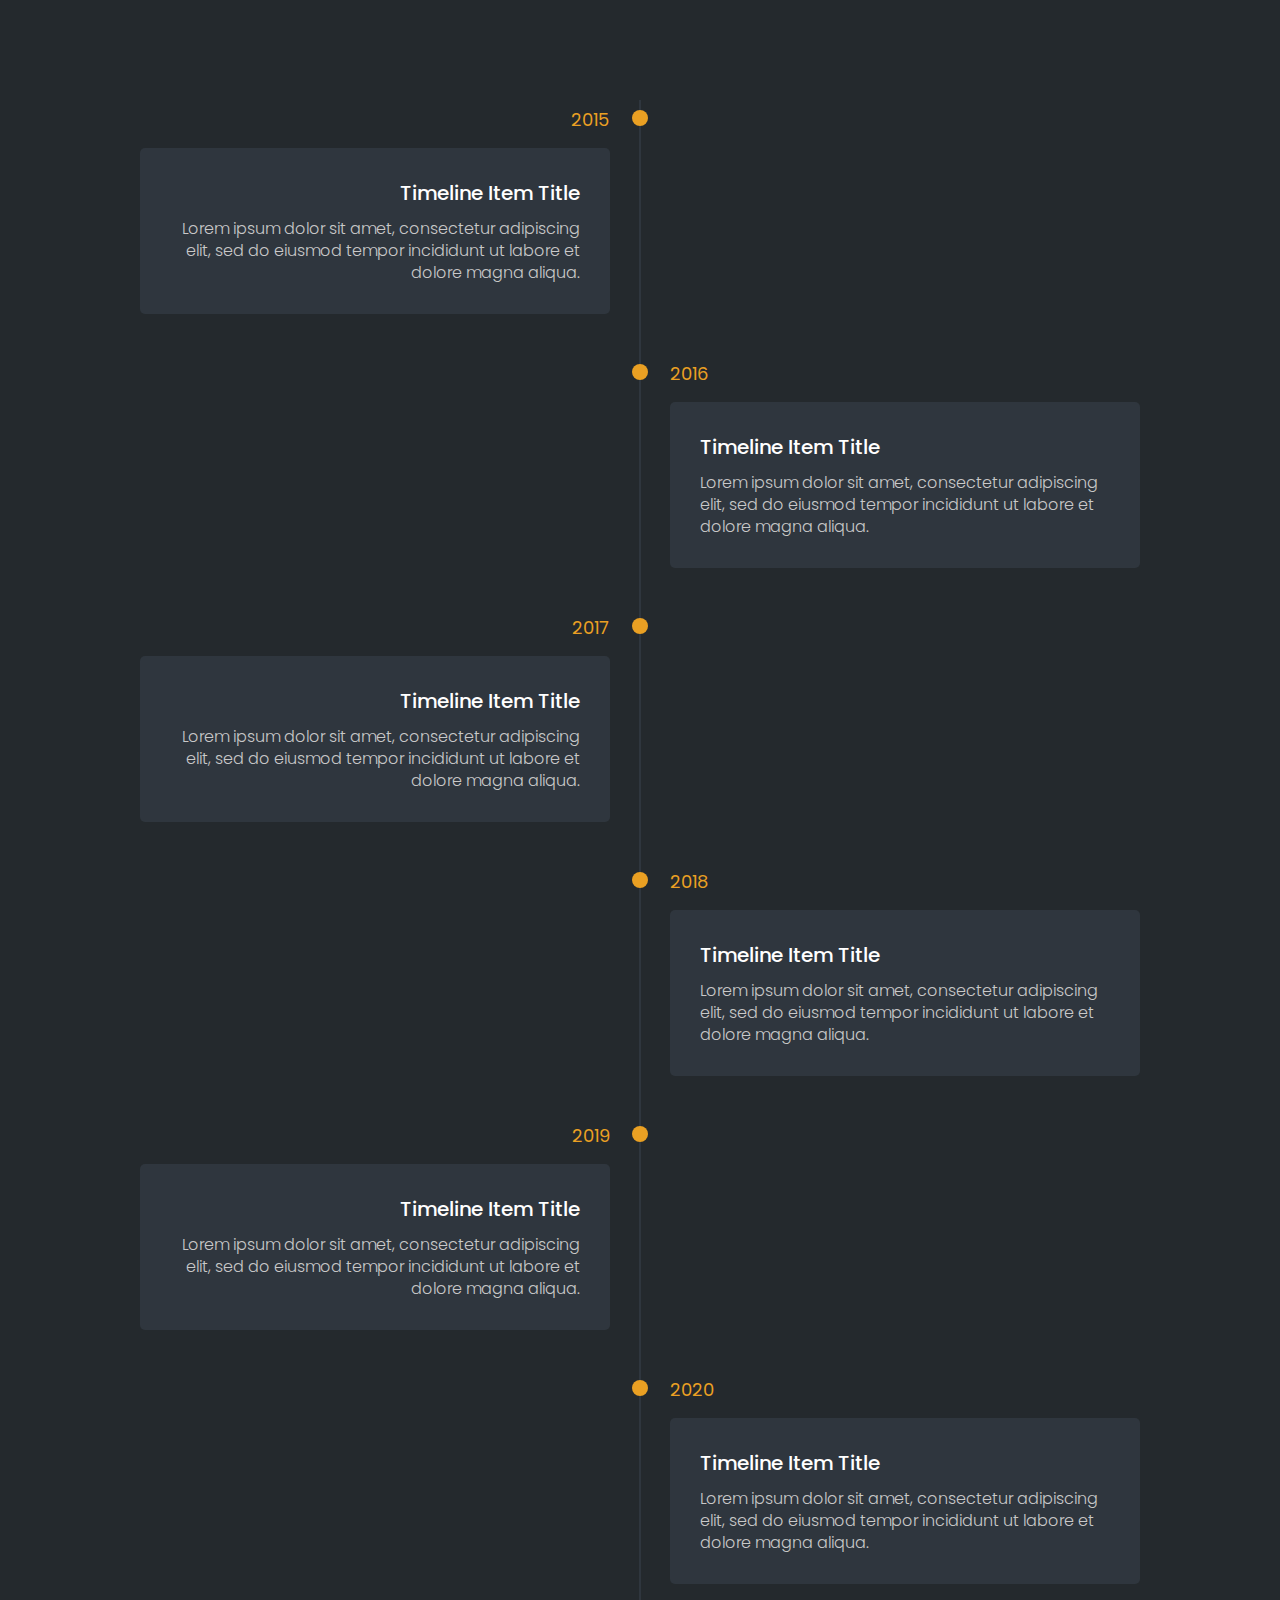
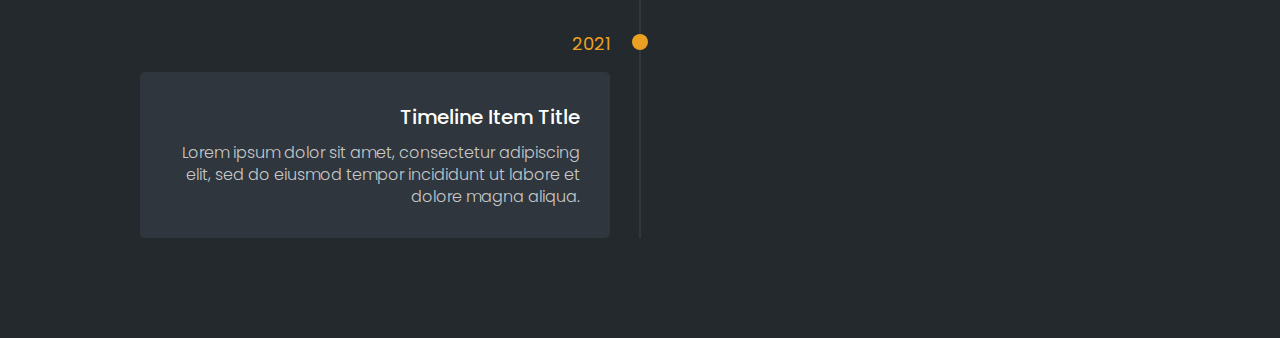
<file: Double timeline/index.html>
<!DOCTYPE html>
<html lang="en">
<head>
  <title> Vertical Timeline </title>
  <meta charset="utf-8">
  <meta name="viewport" content="width=device-width, initial-scale=1">
  <link rel="stylesheet" type="text/css" href="css/style.css">
</head>
<body>

<section class="timeline-section">
	<div class="timeline-items">
		<div class="timeline-item">
			<div class="timeline-dot"></div>
			<div class="timeline-date">2015</div>
			<div class="timeline-content">
				<h3>timeline item title</h3>
				<p>Lorem ipsum dolor sit amet, consectetur adipiscing elit, sed do eiusmod tempor incididunt ut labore et dolore magna aliqua. </p>
			</div>
		</div>
		<div class="timeline-item">
			<div class="timeline-dot"></div>
			<div class="timeline-date">2016</div>
			<div class="timeline-content">
				<h3>timeline item title</h3>
				<p>Lorem ipsum dolor sit amet, consectetur adipiscing elit, sed do eiusmod tempor incididunt ut labore et dolore magna aliqua. </p>
			</div>
		</div>
		<div class="timeline-item">
			<div class="timeline-dot"></div>
			<div class="timeline-date">2017</div>
			<div class="timeline-content">
				<h3>timeline item title</h3>
				<p>Lorem ipsum dolor sit amet, consectetur adipiscing elit, sed do eiusmod tempor incididunt ut labore et dolore magna aliqua. </p>
			</div>
		</div>
		<div class="timeline-item">
			<div class="timeline-dot"></div>
			<div class="timeline-date">2018</div>
			<div class="timeline-content">
				<h3>timeline item title</h3>
				<p>Lorem ipsum dolor sit amet, consectetur adipiscing elit, sed do eiusmod tempor incididunt ut labore et dolore magna aliqua. </p>
			</div>
		</div>
		<div class="timeline-item">
			<div class="timeline-dot"></div>
			<div class="timeline-date">2019</div>
			<div class="timeline-content">
				<h3>timeline item title</h3>
				<p>Lorem ipsum dolor sit amet, consectetur adipiscing elit, sed do eiusmod tempor incididunt ut labore et dolore magna aliqua. </p>
			</div>
		</div>
		<div class="timeline-item">
			<div class="timeline-dot"></div>
			<div class="timeline-date">2020</div>
			<div class="timeline-content">
				<h3>timeline item title</h3>
				<p>Lorem ipsum dolor sit amet, consectetur adipiscing elit, sed do eiusmod tempor incididunt ut labore et dolore magna aliqua. </p>
			</div>
		</div>
		<div class="timeline-item">
			<div class="timeline-dot"></div>
			<div class="timeline-date">2021</div>
			<div class="timeline-content">
				<h3>timeline item title</h3>
				<p>Lorem ipsum dolor sit amet, consectetur adipiscing elit, sed do eiusmod tempor incididunt ut labore et dolore magna aliqua. </p>
			</div>
		</div>
	</div>
</section>

</body>
</html>
</file>
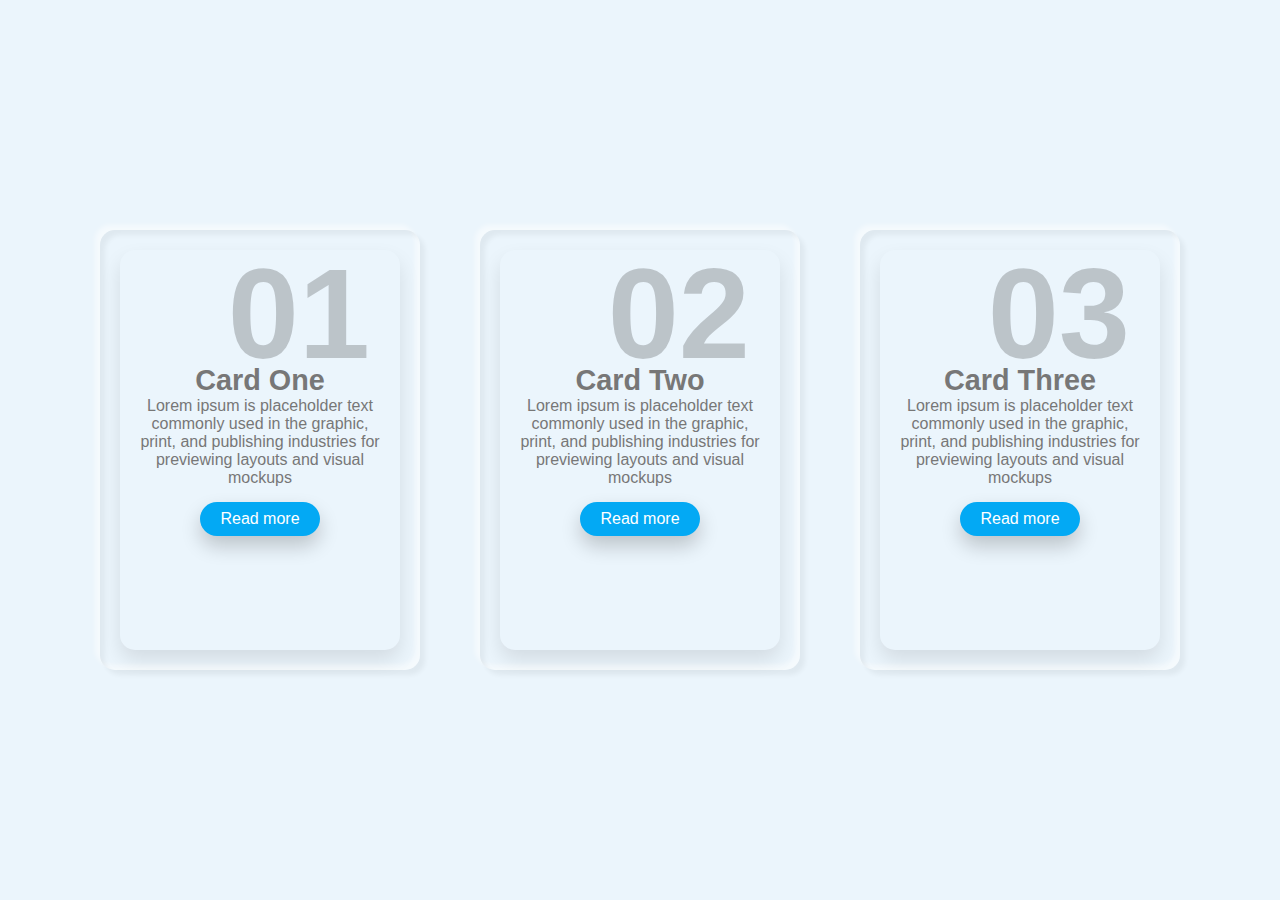
<file: Neumorphis card 1/index.html>
<!DOCTYPE html>
<html lang="en">
<head>
    <meta charset="UTF-8">
    <meta name="viewport" content="width=device-width, initial-scale=1.0">
    <title>Document</title>
    <link rel="stylesheet" href="style.css">
</head>
<body>
    <div class="container">
        <div class="card">
            <div class="box">
                <div class="content">
                    <h2>01</h2>
                    <h3>Card One</h3>
                    <p>Lorem ipsum is placeholder text commonly used in the graphic, 
                        print, and publishing industries for previewing layouts and visual mockups</p>
                        <a href="#">Read more</a>
                </div>
            </div>
        </div>
        <div class="card">
            <div class="box">
                <div class="content">
                    <h2>02</h2>
                    <h3>Card Two</h3>
                    <p>Lorem ipsum is placeholder text commonly used in the graphic, 
                        print, and publishing industries for previewing layouts and visual mockups</p>
                        <a href="#">Read more</a>
                </div>
            </div>
        </div>
        <div class="card">
            <div class="box">
                <div class="content">
                    <h2>03</h2>
                    <h3>Card Three</h3>
                    <p>Lorem ipsum is placeholder text commonly used in the graphic,
                         print, and publishing industries for previewing layouts and visual mockups</p>
                         <a href="#">Read more</a>
                </div>
            </div>
        </div>

    </div>
</body>
</html>
</file>
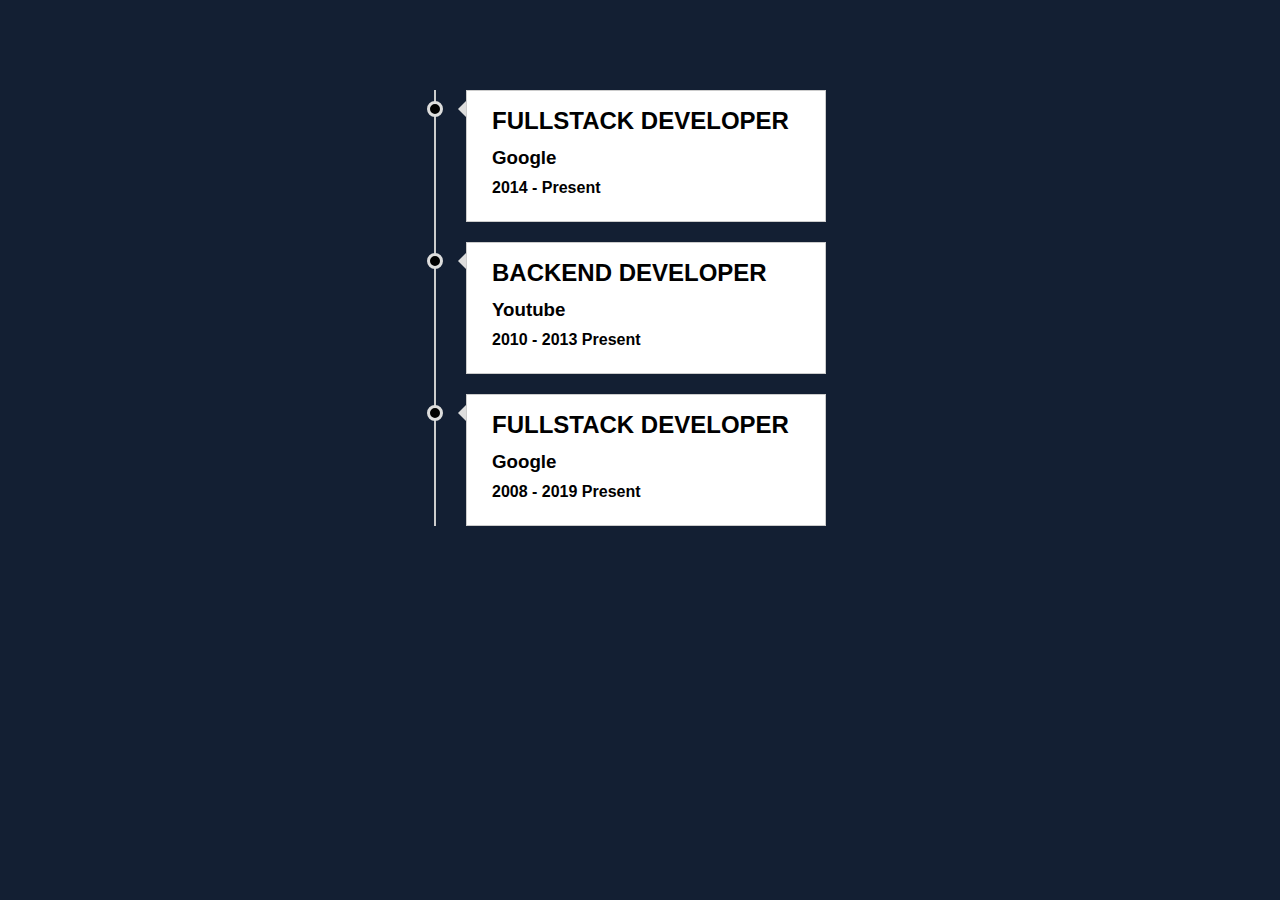
<file: Single Timeline 1/index.html>
<!DOCTYPE html>
<html lang="en">
<head>
    <meta charset="UTF-8">
    <meta name="viewport" content="width=device-width, initial-scale=1.0">
    <title>Document</title>
    <link rel="stylesheet" href="style.css">
</head>
<body>
    <section class="timeline-area">
        <div>
            <h2>Fullstack Developer</h2>
            <h3>Google</h3>
            <h4>2014 - Present</h4>
        </div>
        <div>
            <h2>Backend Developer</h2>
            <h3>Youtube</h3>
            <h4>2010 - 2013 Present</h4>
        </div>
        <div>
            <h2>Fullstack Developer</h2>
            <h3>Google</h3>
            <h4>2008 - 2019 Present</h4>
        </div>
    </section>
</body>
</html>
</file>
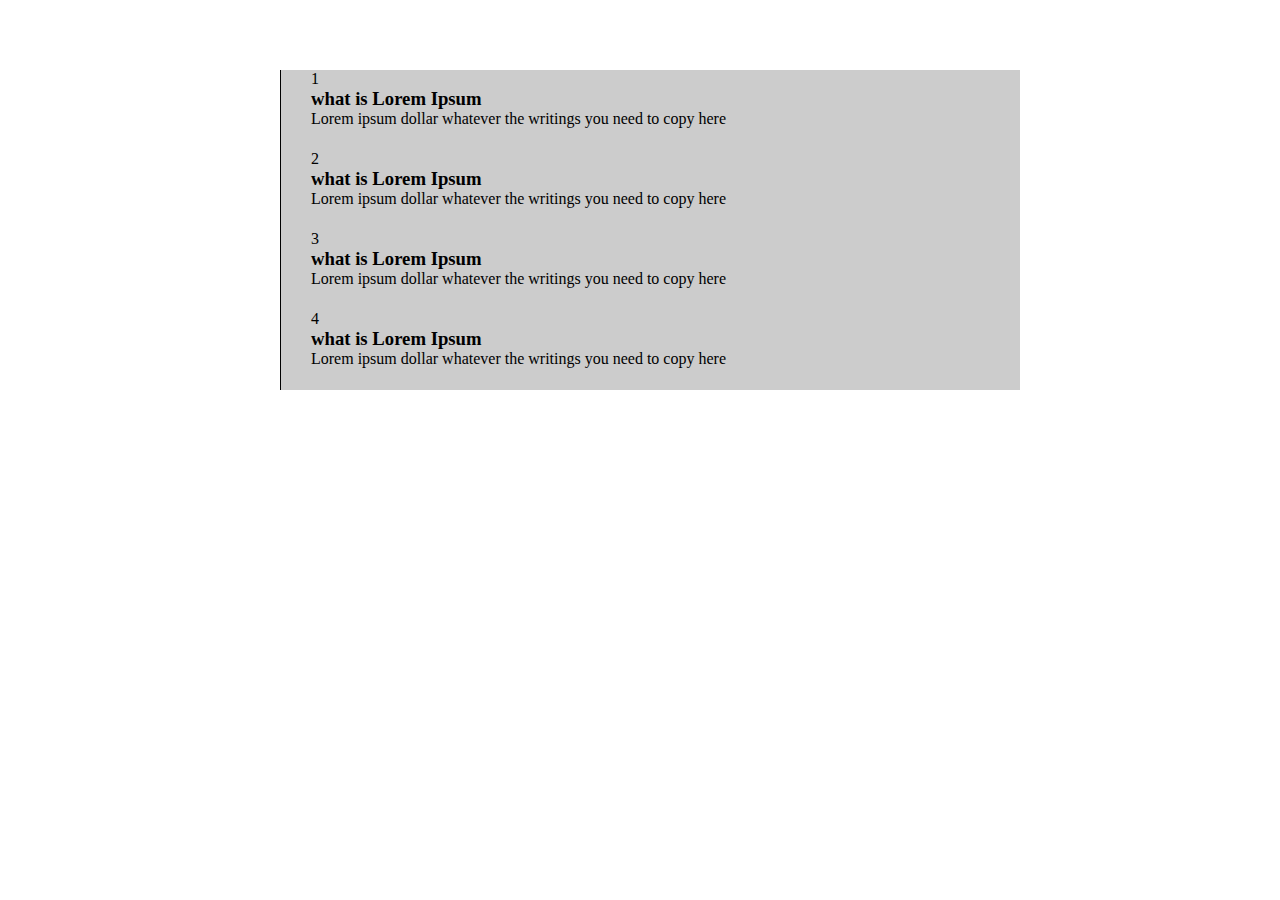
<file: Single Timeline/index.html>
<!DOCTYPE html>
<html lang="en">
<head>
    <meta charset="UTF-8">
    <meta name="viewport" content="width=device-width, initial-scale=1.0">
    <title>Document</title>
    <link rel="stylesheet" href="style.css">
</head>
<body>
    <ul class="timeline">
        <li>
            <div class="item">
                <span>1</span>
                <div class="content">
                    <h3>what is Lorem Ipsum</h3>
                    <p>Lorem ipsum dollar whatever the writings you need to copy here</p>
                </div>
            </div>
        </li>
        <li>
            <div class="item">
                <span>2</span>
                <div class="content">
                    <h3>what is Lorem Ipsum</h3>
                    <p>Lorem ipsum dollar whatever the writings you need to copy here</p>
                </div>
            </div>
        </li>
        <li>
            <div class="item">
                <span>3</span>
                <div class="content">
                    <h3>what is Lorem Ipsum</h3>
                    <p>Lorem ipsum dollar whatever the writings you need to copy here</p>
                </div>
            </div>
        </li>
        <li>
            <div class="item">
                <span>4</span>
                <div class="content">
                    <h3>what is Lorem Ipsum</h3>
                    <p>Lorem ipsum dollar whatever the writings you need to copy here</p>
                </div>
            </div>
        </li>
    </ul>
</body>
</html>
</file>
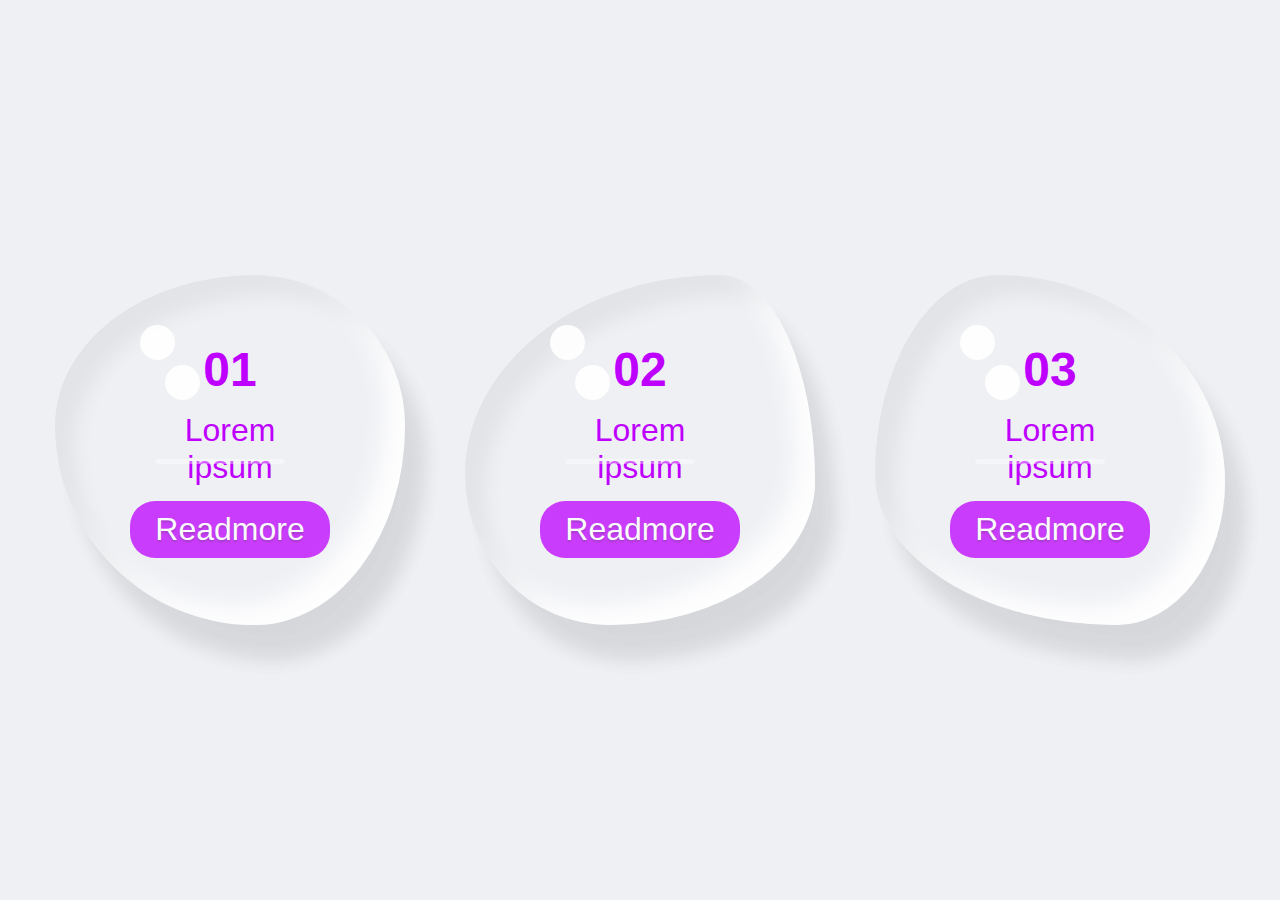
<file: water drop cards/index.html>
<!DOCTYPE html>
<html lang="en">
<head>
    <meta charset="UTF-8">
    <meta name="viewport" content="width=device-width, initial-scale=1.0">
    <title>Document</title>
    <link rel="stylesheet" href="style.css">
</head>
<body>
   <div class="container">
    <div class="drop" style="color:#ff0f5b">
    <div class="content">
        <h2>01</h2>
        <p>Lorem ipsum</p>
        <a href="#">Readmore</a>
    </div>
    </div>
    <div class="drop" style="color:#be01fe">
        <div class="content">
            <h2>02</h2>
            <p>Lorem ipsum</p>
            <a href="#">Readmore</a>
        </div>
    </div>
    <div class="drop" style="color;:#01b4ff">
        <div class="content">
            <h2>03</h2>
            <p>Lorem ipsum</p>
            <a href="#">Readmore</a>
        </div>
    </div>

   </div> 
</body>
</html>
</file>
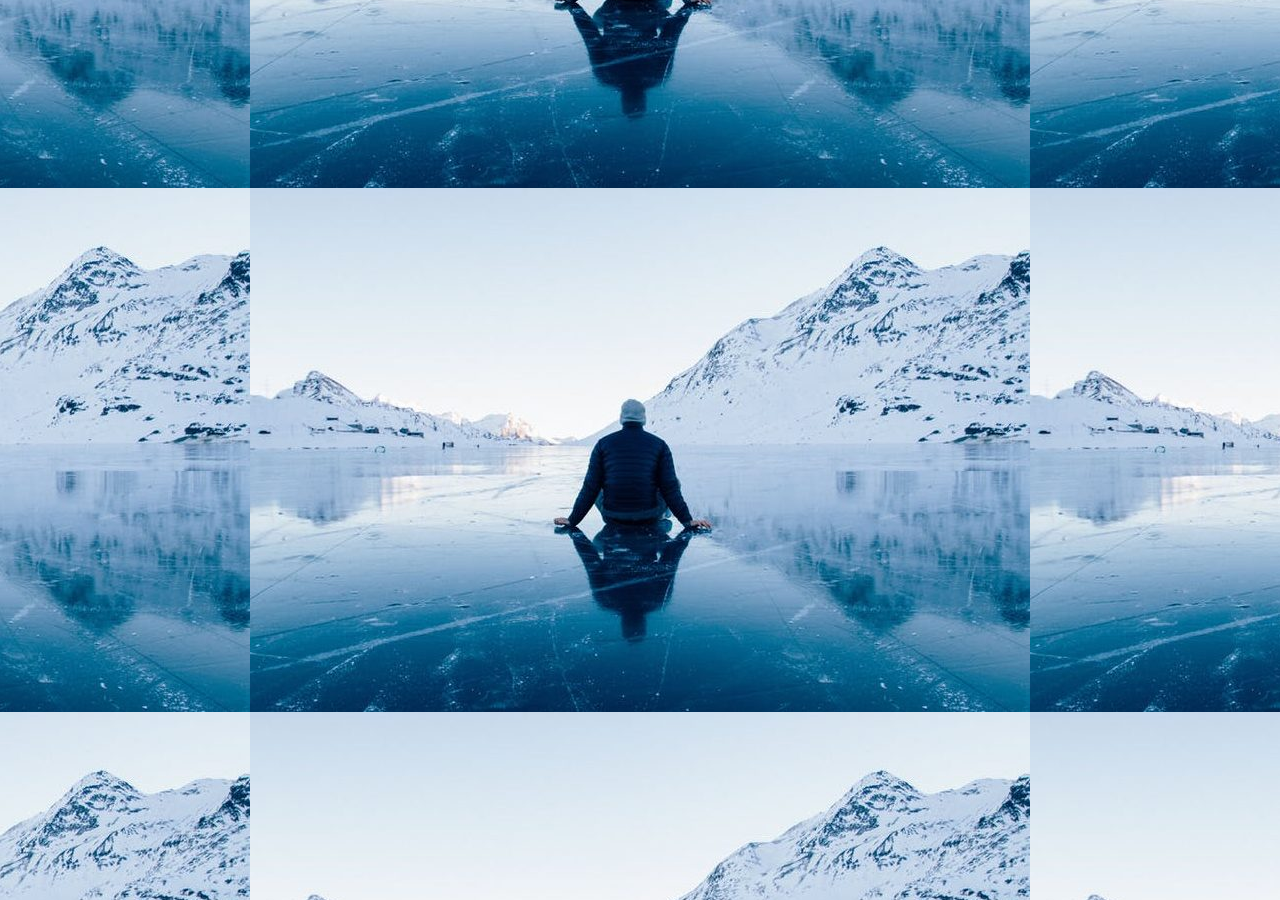
<file: Blur everything/Blur.html>
<!DOCTYPE html>
<html lang="en">
<head>
    <meta charset="UTF-8">
    <meta name="viewport" content="width=device-width, initial-scale=1.0">
    <title>Document</title>
    <link rel="stylesheet" href="blur.css">
</head>
<body>
    <section>
        <div class="layer1"></div>
        <div class="layer2"></div>
    </section>
</body>
</html>
</file>
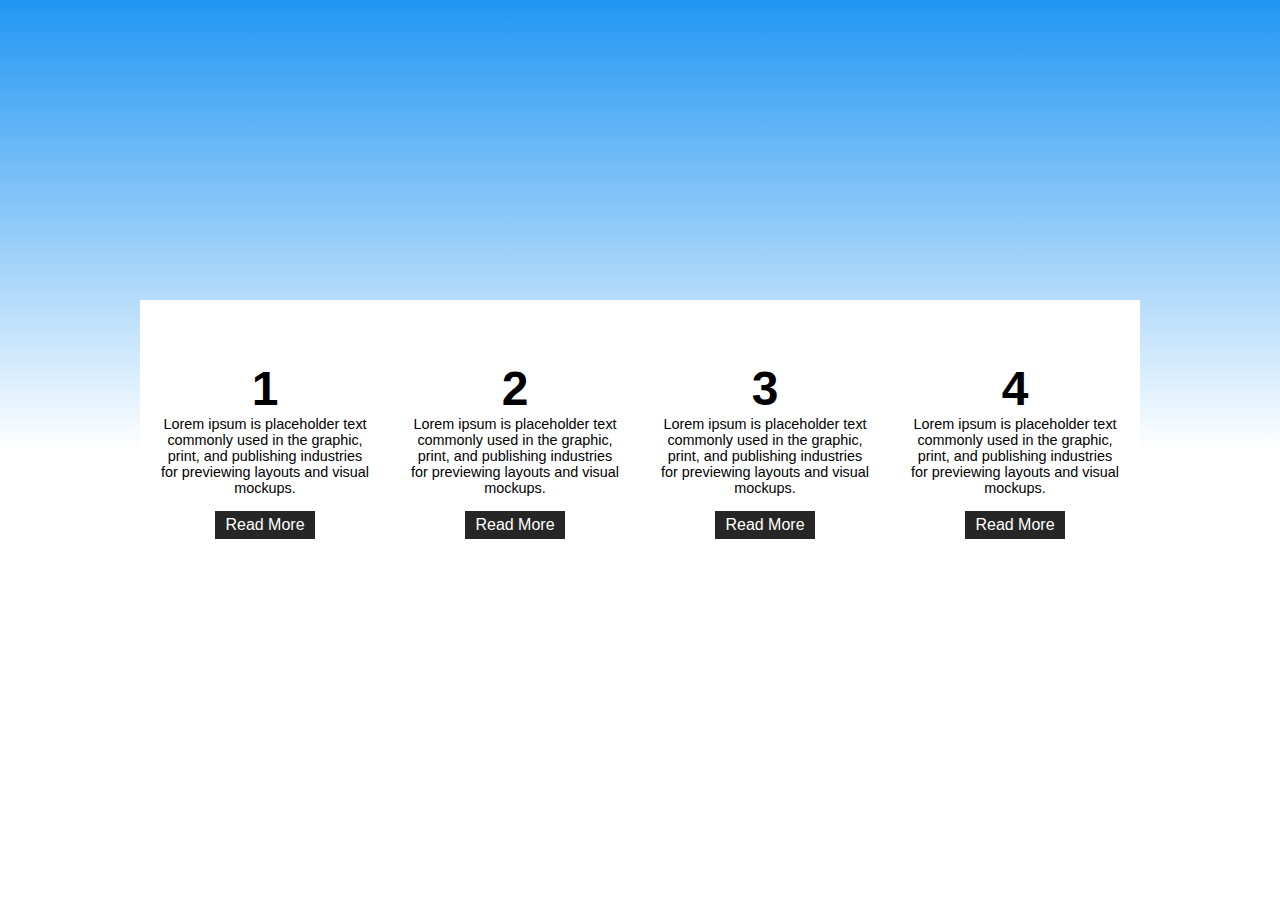
<file: card Hover/cardHover.html>
<!DOCTYPE html>
<html lang="en">
<head>
    <meta charset="UTF-8">
    <meta name="viewport" content="width=device-width, initial-scale=1.0">
    <title>Document</title>
    <link rel="stylesheet" href="style.css">
</head>
<body>
    <div class="container">
        <div class="card">
            <div class="content">
                <h2>1</h2>
                <p>Lorem ipsum is placeholder text commonly used in the graphic, print, and publishing industries for previewing layouts and visual mockups.</p>
                <a href="#">Read More</a>
            </div>
        </div>
        <div class="card">
            <div class="content">
                <h2>2</h2>
                <p>Lorem ipsum is placeholder text commonly used in the graphic, print, and publishing industries for previewing layouts and visual mockups.</p>
                <a href="#">Read More</a>
            </div>
        </div>
        <div class="card">
            <div class="content">
                <h2>3</h2>
                <p>Lorem ipsum is placeholder text commonly used in the graphic, print, and publishing industries for previewing layouts and visual mockups.</p>
                <a href="#">Read More</a>
            </div>
        </div>
        <div class="card">
            <div class="content">
                <h2>4</h2>
                <p>Lorem ipsum is placeholder text commonly used in the graphic, print, and publishing industries for previewing layouts and visual mockups.</p>
                <a href="#">Read More</a>
            </div>
        </div>
    </div>
</body>
</html>
</file>
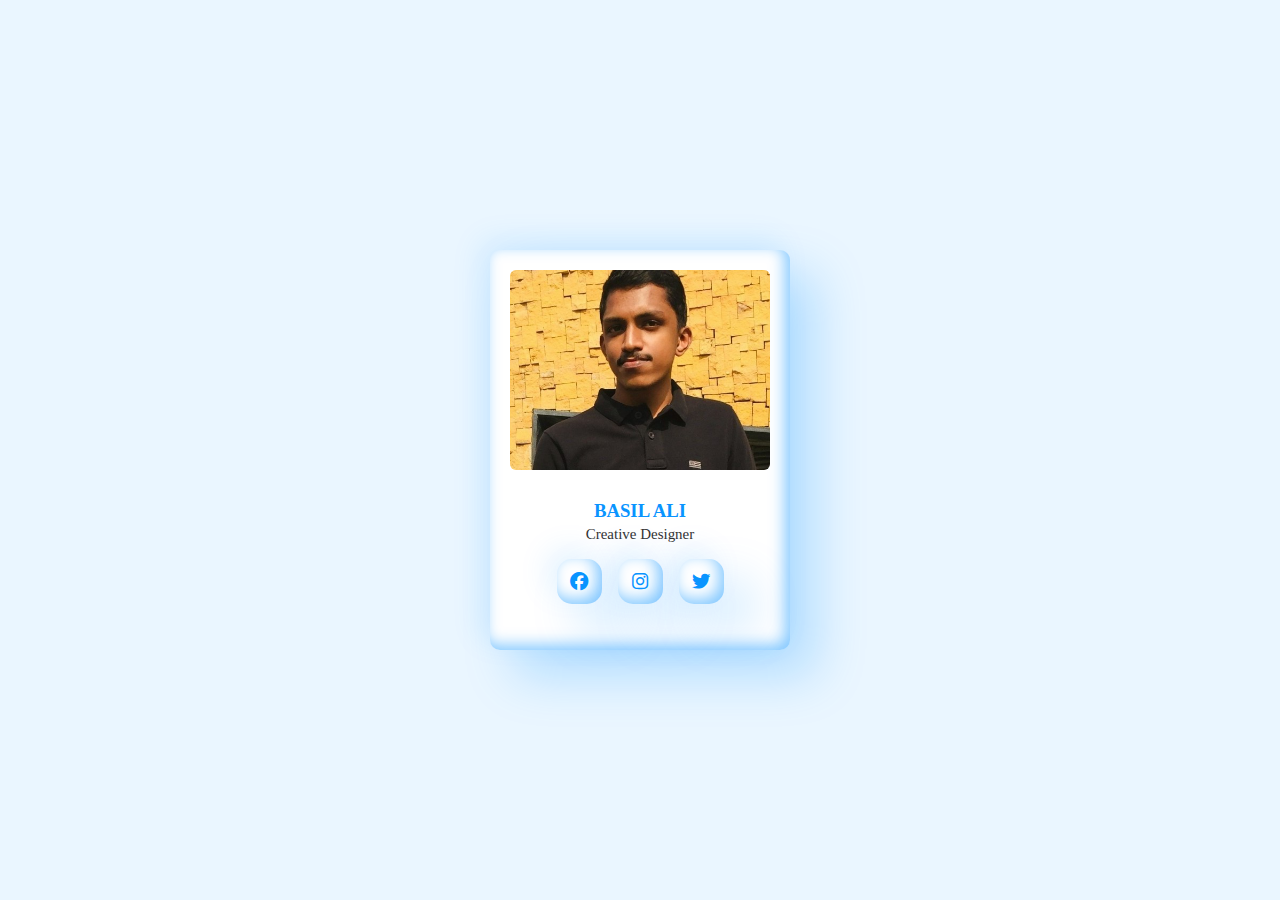
<file: claymorphism card/claymorphismcard.html>
<!DOCTYPE html>
<html lang="en">
<head>
    <meta charset="UTF-8">
    <meta http-equiv="X-UA-Compatible" content="IE=edge">
    <meta name="viewport" content="width=device-width, initial-scale=1.0">
    <title>Document</title>
    <link rel="stylesheet" href="https://cdnjs.cloudflare.com/ajax/libs/font-awesome/6.4.0/css/all.min.css">
    <style>
*{
    margin: 0;
    padding:0;
    box-sizing:border-box;
    font-family: Cambria, Cochin, Georgia, Times, 'Times New Roman', serif;
}
body{
    display: flex;
    justify-content: center;
    align-items: center;
    min-height: 100vh;
    background:#eaf6ff;
}
.card{
    position: relative;
    width: 300px;
    height: 400px;
    padding: 20px;
    background: #fff;
    border-radius:10px;
    box-shadow: 25px 25px 50px rgba(9,148,255,0.25),
    -10px -10px 30px rgba(9,148,255,0.1),
    inset -5px -5px 15px rgba(9,148,255,0.5);
}
.card .imgBx{
    position: relative;
    width:100%;
    height:200px;
    border-radius:6px;
    border-top-right-radius: 6px;
    overflow: hidden;
}
.card .imgBx img{
    position: absolute;
    top: 0;
    left:0;
    width:100%;
    height:100%;
    object-fit: cover;
}
.card .content{
    width:100%;
    padding:30px 20px;
    display: grid;
    place-items: center;
}
.card .content h3{
    color:#0994ff;
    text-align: center;
    font-weight: 600;
    text-transform: uppercase;
    letetr-spacing:2px;
}
.card .content h3 span{
    font-size:0.8em;
    font-weight: 500;
    color: #333;
    text-transform: initial;
}
.card .content .sci{
    position: relative;
    display: flex;
    margin-top:15px;
    justify-content: center;
}
.card .content .sci li{
    list-style: none;
}
.card .content .sci li a{
    position: relative;
    width: 45px;
    height: 45px;
    margin:0 8px;
    display: grid;
    place-items: center;
    text-decoration: none;
    background: #fff;
    color:#0994ff;
    font-size: 1.15em;
    border-radius: 15px;
    box-shadow: 25px 25px 50px rgba(9,148,255,0.25),
    -10px -10px 30px rgba(9,148,255,0.1),
    inset -5px -5px 15px rgba(9,148,255,0.5);
}
    </style>
</head>
<body>
    <div class="card">
        <div class="imgBx">
            <img src="img.jpg" alt="" width="250px" height="200px">
        </div>
       <div class="content">
        <h3>Basil Ali<br><span>Creative Designer</span></h3>
        <ul class="sci">
            <li><a href="#"><i class="fa-brands fa-facebook"></i> </a></li>
            <li><a href="#"><i class="fa-brands fa-instagram"></i> </a></li>
            <li><a href="#"> <i class="fa-brands fa-twitter"></i></a></li>
        </ul>
    </div>
       </div>
    </div>
</body>
</html>
</file>
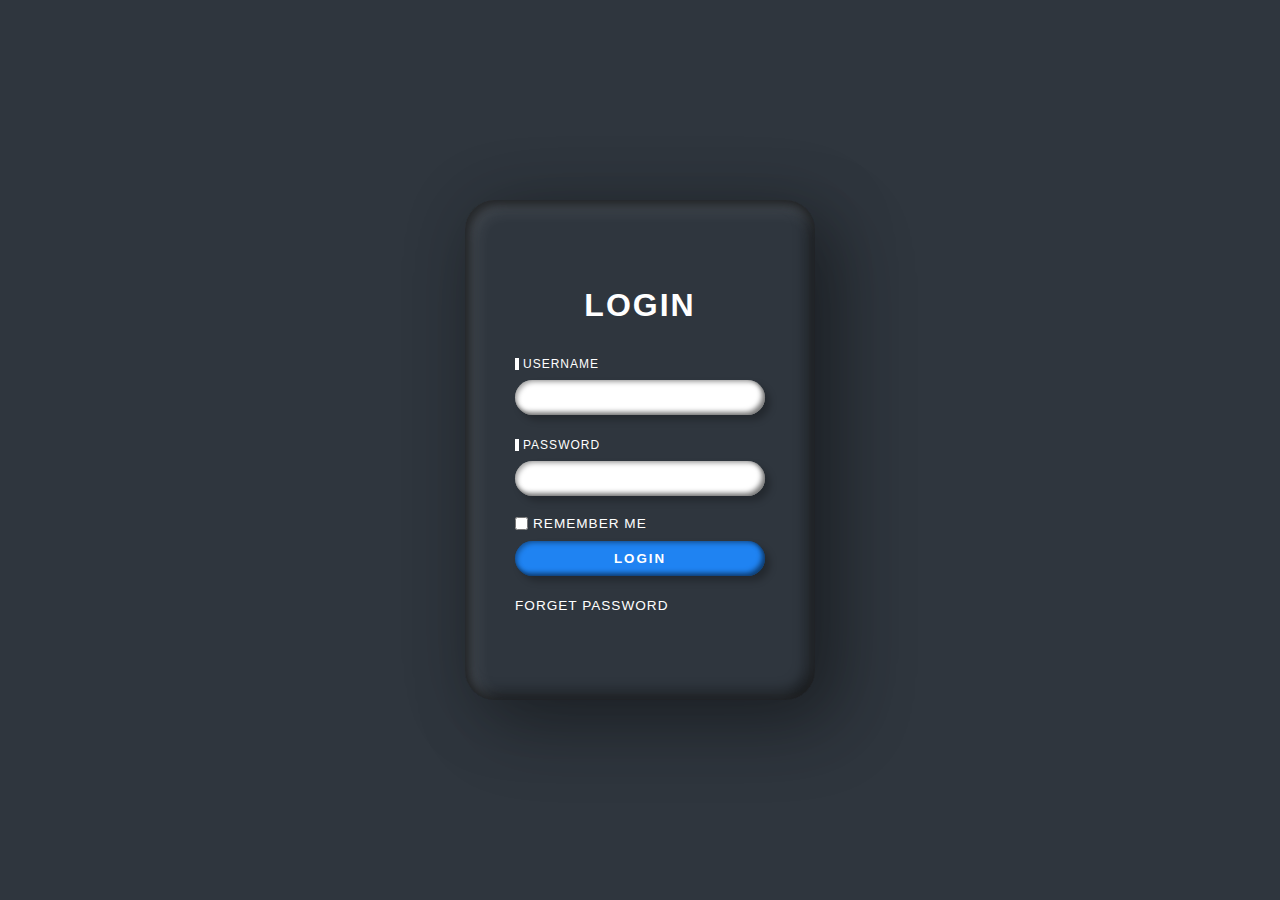
<file: Claymorphism login/Claymorphism.html>
<!DOCTYPE html>
<html lang="en">
<head>
    <meta charset="UTF-8">
    <meta http-equiv="X-UA-Compatible" content="IE=edge">
    <meta name="viewport" content="width=device-width, initial-scale=1.0">
    <title>Claymorphism</title>
    <link rel="stylesheet" href="claymorphism.css">
</head>
<body>
    <div class="container">
        <form action="">
            <h3>Login</h3>
            <div class="inputBox">
                <span>Username</span>
                <div class="box">
                    <div class="icon"></div>
                    <input type="text">
                </div>
            </div>
            <div class="inputBox">
                <span>Password</span>
                <div class="box">
                    <div class="icon"></div>
                    <input type="password">
                </div>
            </div>
            <label for="">
                <input type="checkbox"> Remember me
            </label>
            <div class="inputBox">
                <div class="box">
                    <div class="icon"></div>
                    <input type="submit" value = "login">
                </div>
            </div>
            <a href="#" class="forgot">Forget Password</a>
        </form>
    </div>
</body>
</html>
</file>
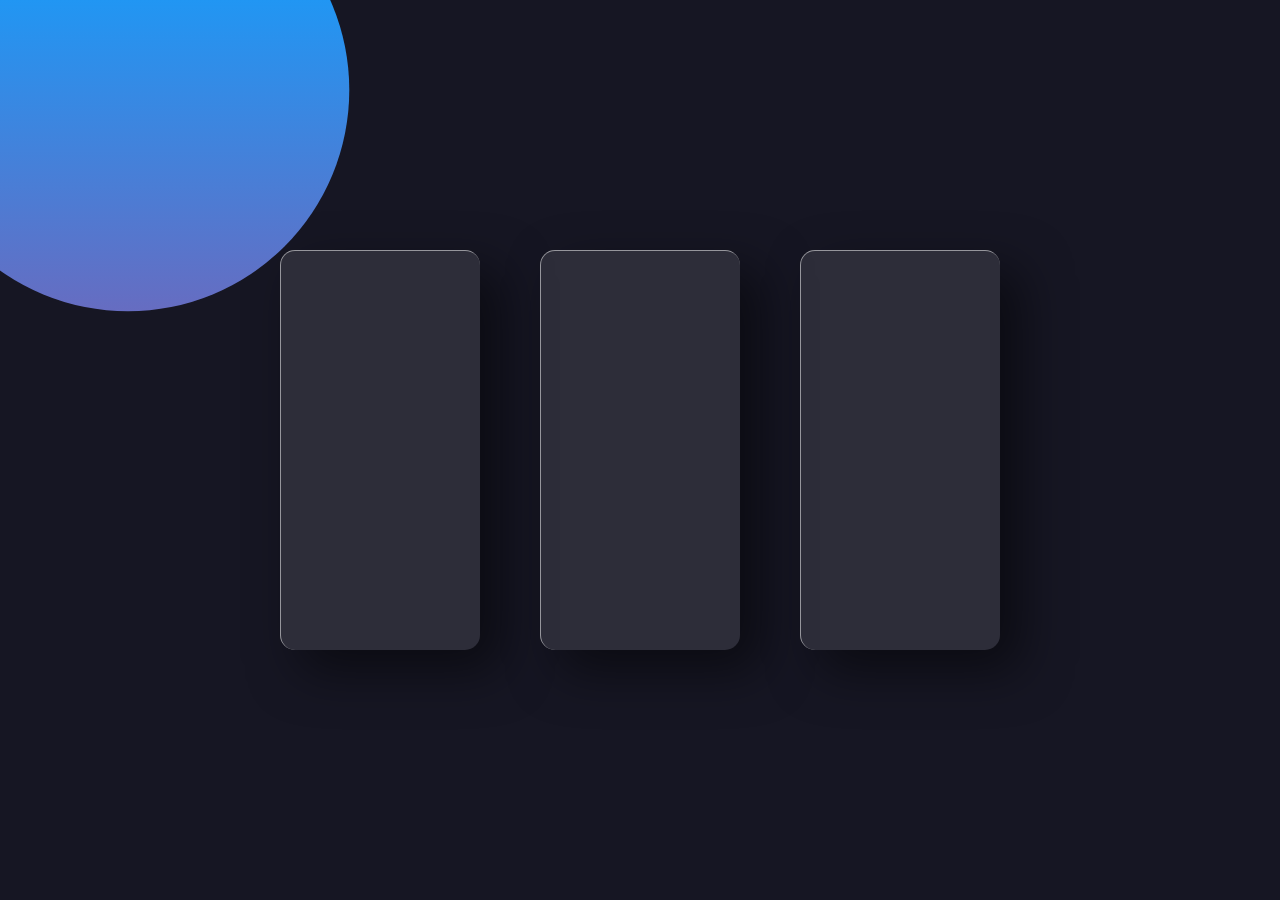
<file: Glassmorphism card hover/Glassmorphism.html>
<!DOCTYPE html>
<html lang="en">
<head>
    <meta charset="UTF-8">
    <meta name="viewport" content="width=device-width, initial-scale=1.0">
    <title>Document</title>
    <link rel="stylesheet" href="glassmorphism.css">
</head>
<body>
    <div class="container">
        <div class="card">
            <div class="content">
                <h2>01</h2>
                <h3>Card one</h3>
                <p>Lorem ipsum dolor sit amet, consectetur adipiscing elit, sed do eiusmod tempor incididunt ut labore
                     et dolore magna aliqua</p>
                     <a href="#">Readmore</a>
            </div>
        </div>
        <div class="card">
            <div class="content">
                <h2>02</h2>
                <h3>Card Two</h3>
                <p>Lorem ipsum dolor sit amet, consectetur adipiscing elit, sed do eiusmod tempor incididunt ut labore
                     et dolore magna aliqua</p>
                     <a href="#">Readmore</a>
            </div>
        </div>
        <div class="card">
            <div class="content">
                <h2>03</h2>
                <h3>Card Three</h3>
                <p>Lorem ipsum dolor sit amet, consectetur adipiscing elit, sed do eiusmod tempor incididunt ut labore
                     et dolore magna aliqua</p>
                     <a href="#">Readmore</a>
            </div>
        </div>
    </div>
</body>
</html>
</file>
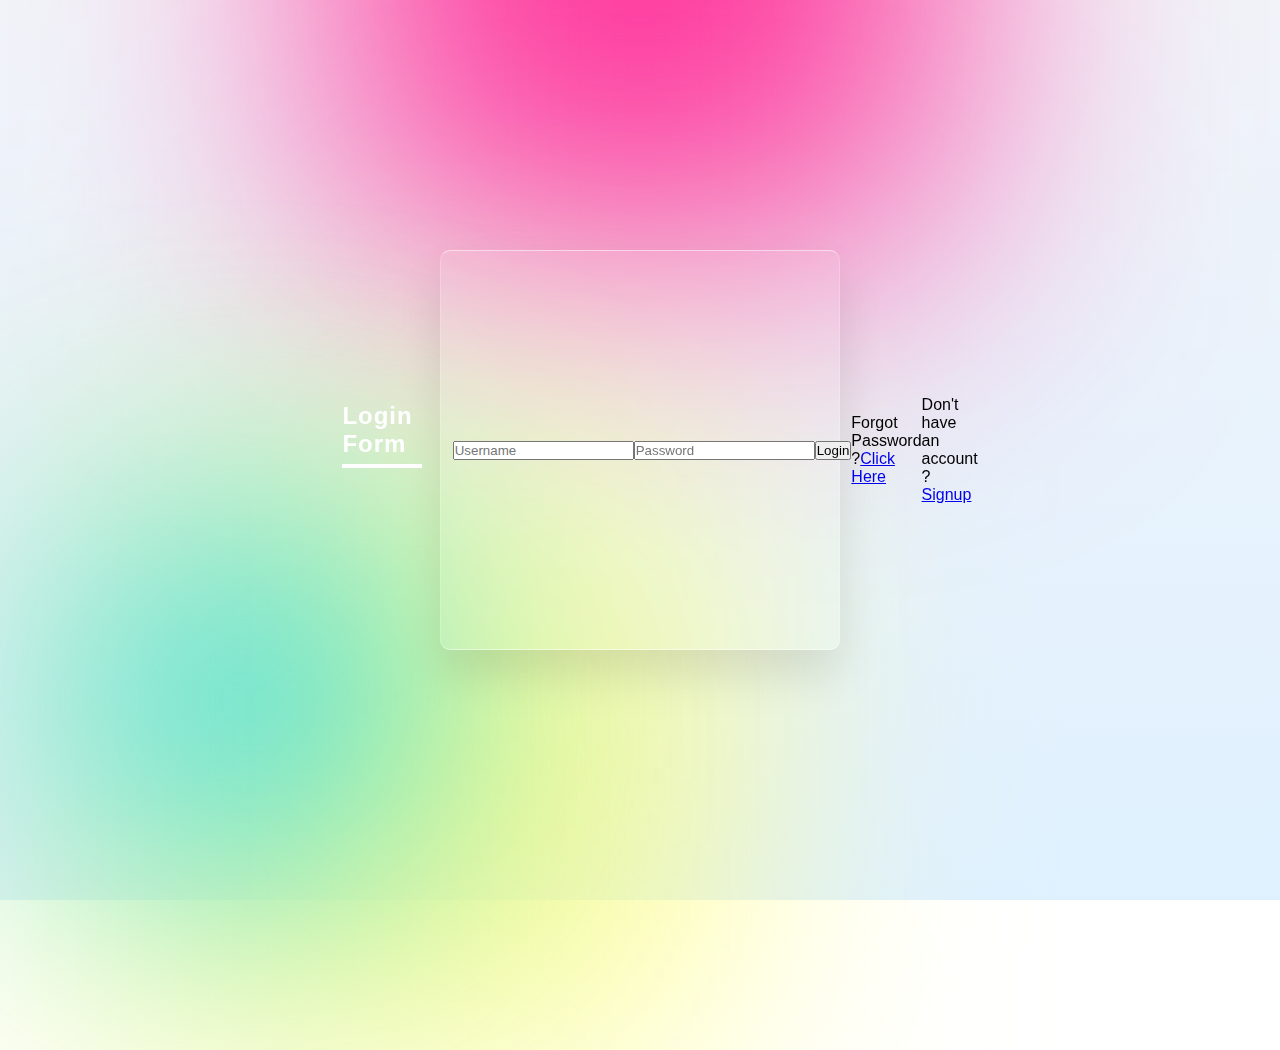
<file: Glassmorphism login/Glassmorphism.html>
<!DOCTYPE html>
<html lang="en">
<head>
    <meta charset="UTF-8">
    <meta http-equiv="X-UA-Compatible" content="IE=edge">
    <meta name="viewport" content="width=device-width, initial-scale=1.0">
    <title>Document</title>
    <link rel="stylesheet" href="glassmorphism.css">
</head>
<body>
    <section>
        <div class="color"></div>
        <div class="color"></div>
        <div class="color"></div>
        <div class="box">
            <div class="container">
                <div class="form">
                    <h2>Login Form</h2>
                </div>
                <div class="inputBox">
                    <input type="text" placeholder="Username">
                </div>
                <div class="inputBox">
                    <input type="password" placeholder="Password">
                </div>
                <div class="inputBox">
                    <input type="submit" value="Login">
                </div>
                <p class="forget">Forgot Password ?<a href="#">Click Here</a></p>
                <p class="forget">Don't have an account ?<a href="#">Signup</a></p>

            </div>
        </div>
    </section>
</body>
</html>
</file>
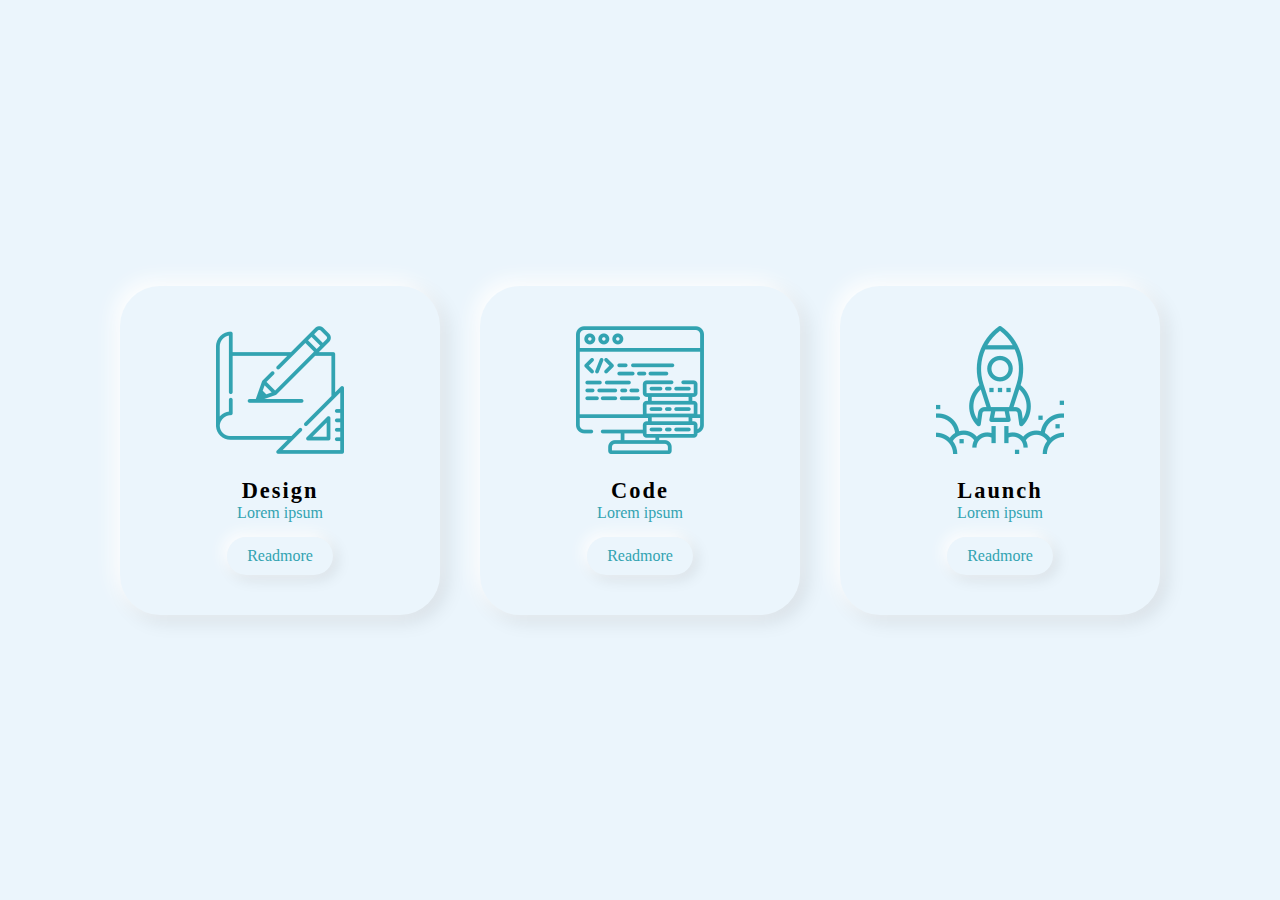
<file: Neumorphism card/Neumorphismcard.html>
<!DOCTYPE html>
<html lang="en">
<head>
    <meta charset="UTF-8">
    <meta name="viewport" content="width=device-width, initial-scale=1.0">
    <title>Document</title>
    <link rel="stylesheet" href="style.css">
</head>
<body>
<div class="container">
    <div class="card">
        <div class="imgBx">
            <img src="design.png" alt="">
        </div>
        <div class="contentBx">
            <h2>Design</h2>
            <p>Lorem ipsum</p>
            <a href="#"><span>Readmore</span></a>
            </div>
            </div>
            <div class="card">
                <div class="imgBx">
                    <img src="code.png" alt="">
                </div>
                <div class="contentBx">
                    <h2>Code</h2>
                    <p>Lorem ipsum</p>
                    <a href="#"><span>Readmore</span></a>
                    </div>
                    </div>
                    <div class="card">
                        <div class="imgBx">
                            <img src="launch.png" alt="">
                        </div>
                        <div class="contentBx">
                            <h2>Launch</h2>
                            <p>Lorem ipsum</p>
                            <a href="#"><span>Readmore</span></a>
                            </div>
                            </div>
</div>
</body>
</html>
</file>
<file: Double timeline/css/style.css>
@import url('https://fonts.googleapis.com/css2?family=Poppins:wght@300;400;500;600;700&display=swap');
*{
	margin:0;
	padding:0;
	box-sizing: border-box;
}
body{
	font-family: 'Poppins', sans-serif;
}
.timeline-section{
	background-color: #24292d;
	min-height: 100vh;
	padding: 100px 15px;
}
.timeline-items{
	max-width: 1000px;
	margin:auto;
	display: flex;
	flex-wrap: wrap;
	position: relative;
}
.timeline-items::before{
	content: '';
	position: absolute;
	width: 2px;
	height: 100%;
	background-color: #2f363e;
	left: calc(50% - 1px);
}
.timeline-item{
	margin-bottom: 40px;
	width: 100%;
	position: relative;
}
.timeline-item:last-child{
	margin-bottom: 0;
}
.timeline-item:nth-child(odd){
    padding-right: calc(50% + 30px);
	text-align: right;
}
.timeline-item:nth-child(even){
    padding-left: calc(50% + 30px);
}
.timeline-dot{
	height: 16px;
	width: 16px;
	background-color: #eaa023;
	position: absolute;
	left: calc(50% - 8px);
	border-radius: 50%;
	top:10px;
}
.timeline-date{
	font-size: 18px;
	color: #eaa023;
	margin:6px 0 15px;
}
.timeline-content{
    background-color: #2f363e;
	padding: 30px;
	border-radius: 5px;
}
.timeline-content h3{
    font-size: 20px;
	color: #ffffff;
	margin:0 0 10px;
	text-transform: capitalize;
	font-weight: 500;
}
.timeline-content p{
    color: #c8c8c8;
	font-size: 16px;
	font-weight: 300;
	line-height: 22px;
}

/* responsive */
@media(max-width: 767px){
	.timeline-items::before{
		left: 7px;
	}
	.timeline-item:nth-child(odd){
		padding-right: 0;
		text-align: left;
	}
	.timeline-item:nth-child(odd),
	.timeline-item:nth-child(even){
		padding-left: 37px;
	}
	.timeline-dot{
		left:0;
	}
}
</file>
<file: Neumorphis card 1/style.css>
*{
    margin: 0;
    padding: 0;
    box-sizing: border-box;
    font-family: sans-serif;
}
body{
    display: flex;
    justify-content: center;
    align-items: center;
    min-height: 100vh;
    background:#ebf5fc;
}
.container{
    display: flex;
    justify-content: center;
    align-items: center;
    max-width:1200px;
    flex-wrap: wrap;
    padding: 40px 0;
}
.container .card{
    position: relative;
    width: 320px;
    height: 440px;
    box-shadow: inset 5px 5px 5px rgba(0,0,0,0.05),
                inset -5px -5px 5px rgba(255,255,255,0.5),
                5px 5px 5px rgba(0,0,0,0.05),
                -5px -5px 5px rgba(255,255,255,0.5);
   border-radius: 15px;
   margin: 30px;
}
.container .card .box{
    position: absolute;
    top: 20px;
    left: 20px;
    right:20px;
    bottom:20px;
    background: #ebf5fc;
    box-shadow: 0 10px 20px rgba(0,0,0,0.1);
    border-radius: 15px;
    display: flex;
    justify-content: center;
    align-items: center;
    transition: 0.5s;
}
.container .card:hover .box{
 transform: translateY(-50px);
 box-shadow: 0 10px 40px rgba(0,0,0,0.2);
 background: linear-gradient(45deg,#b95ce4,#4f29cd);
}
.container .card .box .content{
    padding:20px;
    text-align: center;
}
.container .card .box .content h2{
    position: absolute;
    top: -10px;
    right:30px;
    font-size: 8em;
    color: rgba(0,0,0,0.2);
    transition: 0.5s;
    pointer-events: none;
}
.container .card:hover .box .content h2{
    color: rgba(0,0,0,0.05);
}
.container .card .box .content h3{
    font-size: 1.8em;
    color:#777;
    z-index: 1;
    transition: 0.5s;
}
.container .card .box .content p{
    font-size: 1em;
    font-weight: 300;
    color:#777;
    z-index: 1;
    transition: 0.5s;
}
.container .card:hover .box .content h3{
 color:#fff;
}
.container .card .box .content a{
    position: relative;
    display: inline-block;
    padding: 8px 20px;
    background: #03a9f4;
    margin-top: 15px;
    border-radius: 20px;
    color: #fff;
    text-decoration: none;
    font-weight: 400;
    box-shadow: 0 10px 20px rgba(0,0,0,0.2);
}
.container .card:hover .box .content a{
    background: #ff568f;
}
</file>
<file: Single Timeline 1/style.css>
body{
    background: #131f33;
}
.timeline-area{
    margin: 90px auto;
    width: 360px;
    border-left:2px solid #ccc;
    padding: 0 20px 0 30px;
}
div{
    background-color: #fff;
    padding: 10px 25px;
    font-size: 16px;
    border: 1px solid #ccc;
    line-height: 1.7;
    position: relative;
    height: 110px;
    margin-bottom: 20px;
}
div:before{
    content:'';
    display: block;
    width: 10px;
    height: 10px;
    border-radius: 50%;
    background-color: #000;
    border: 3px solid #ddd;
    position: absolute;
    top: 10px;
    left: -40px;
}
div:after{
    content:'';
    width: 0;
    height: 0;
    border-style: solid;
    border-color: transparent #ddd transparent transparent;
    border-width: 8px;
    position: absolute;
    left: -17px;
    top: 10px;
}
div h2{
    margin: 0;
    text-transform: uppercase;
    font-family: sans-serif;
}
div h3{
    margin: 0;
    font-family: sans-serif;
}
div h4{
    margin: 0;
    font-family: sans-serif;
}
</file>
<file: Single Timeline/style.css>
{
    margin:0;
    padding:0;
    font-family:sans-serif;
}
.timeline{
    width: 800px;
    height: auto;
    margin: 50px auto 0;
    padding: 20px;
    box-sizing: border-box;
}
.timeline li{
    position: relative;
    list-style: none;
}
.timeline li .item{
    position: relative;
    min-height: 60px;
    background: #ccc;
    padding:0 20px 20px 30px;
    margin-left: 20px;
    border-left: 1px solid;
}
.timeline li .iem span{
    position: absolute;
    top: -8px;
    left: -20px;
    width: 40px;
    height:40px;
    line-height: 40px;
    text-align: center;
    color: #fff;
    font-weight: 700;
    border-radius: 50%;
}
.timeline li:hover .item span{
    background: #F41473;
}
.timeline li .item h3,
.timeline li .item p{
    margin: 0;
    padding: 0;
}
</file>
<file: water drop cards/style.css>
*{
    margin: 0;
    padding: 0;
    box-sizing: border-box;
    font-family: sans-serif;
}
body{
    display: flex;
    justify-content: center;
    align-items: center;
    min-height: 100vh;
    background:#eff0f4;
}
.container{
    position: relative;
    display: flex;
    justify-content: center;
    align-items: center;
    flex-wrap: wrap;
    padding: 50px 0;
    gap: 40px 60px;
}
.container .drop{
    position: relative;
    width: 350px;
    height: 350px;
    box-shadow: inset 20px 20px 20px rgba(0,0,0,0.05),
    20px 35px 20px rgba(0,0,0,0.05),
    20px 35px 20px rgba(0,0,0,0.05),
    inset -20px -20px 25px rgba(255,255,255,0.9);
    transition: 0.5s ease-in-out;
    display: flex;
    justify-content: center;
    align-items: center;
}
.container .drop:nth-child(1){
    border-radius: 57% 43% 43% 57% / 43% 43% 57% 57%;
}
.container .drop:nth-child(2){
    border-radius: 73% 27% 59% 41% / 57% 59% 41% 43%;
}
.container .drop:nth-child(3){
   border-radius:  35% 65% 31% 69% / 57% 59% 41% 43%;
}
.container .drop:hover{
    border-radius: 50%;
}
.container .drop::before{
    content: '';
    position: absolute;
    top: 50px;
    left: 85px;
    width: 35px;
    height: 35px;
    background:#fff;
    border-radius: 50%;
    opacity: 0.9;
}
.container .drop::after{
    content: '';
    position: absolute;
    top: 90px;
    left: 110px;
    width: 35px;
    height: 35px;
    background:#fff;
    border-radius: 50%;
    opacity: 0.9;
}
.container .drop .content{
    position: relative;
    display: flex;
    justify-content: center;
    align-items: center;
    flex-direction: column;
    text-align: center;
    padding:40px;
    gap: 15px;
}
.container .drop .content{
    position: relative;
    width: 80px;
    height:80px;
    background: #eff0f4;
    border-radius: 50%;
    box-shadow: inset 2px 5px 10px rgba(0,0,0,0.1) ,
    inset -2px -5px 10px rgba(255,255,255,1),
    15px 15px 10px rgba(0,0,0,0.5)
    15px 10px 15px rgba(0,0,0,0.025);
    display: flex;
    justify-content: center;
    align-items: center;
    font-size: 2em;
    color: #be01fe;
}
.container .drop .content a{
    position: relative;
    padding: 10px 25px;
    background-color: #be01fe;
    text-decoration: none;
    color: #fff;
    border-radius: 25px;
    font-weight: 500;
    text-shadow: 0 2px 2px rgba(0,0,0,0.25);
    opacity: 0.75;
    transition: 0.5s;
}
.container .drop .content a:hover{
    opacity:1;
}
.container .drop .content a::before{
    content: '';
    position: absolute;
    top: 8px;
    transform: translateY(-50px);
    width: 65%;
    height: 5px;
    border-radius: 5px;
    background: rgba(255, 255, 255, 0.5);
}
</file>
<file: Blur everything/blur.css>
body{
    margin: 0;
    padding: 0;
}
section{
    width: 100%;
    height:100vh;
}
section .layer2{
    position: absolute;
    top: 0;
    left: 0;
    width: 100%;
    height: 100%;
    background: url(image.jpeg);
    object-fit: cover;
    background-attachment: fixed;
    background-position: center;
    transition:2s;
}
section .layer1{
    position:absolute;
    top: 50%;
    left: 50%;
    transform:translate(-50%,-50%);
    width: 600px;
    height: 450px;
    background: url(image.jpeg);
    background-position: center;
    z-index:1;
    transition:2s;
}
.layer1:hover ~ .layer2{
    filter: blur(10px);
}
.layer1:hover
{
    box-shadow: 0 25px 60px rgba(0,0,0,0.8);
}
</file>
<file: card Hover/style.css>
*{
    margin: 0;
    padding: 0;
    box-sizing:border-box;
    font-family:sans-serif;
}
body{
    display: flex;
    justify-content: center;
    align-items: center;
    min-height: 100vh;
    background:linear-gradient(0deg,#fff 50%, #2196f3);
}
.container{
    max-width: 1000px;
    position:relative;
    display: flex;
    justify-content: center;
    flex-wrap: wrap;
    transition:0.5s;
}
.container .card{
    position: relative;
    width: 250px;
    height:300px;
    background:#fff;
    display: flex;
    justify-content: center;
    align-items: center;
    transition: 0.5s;
}
.container:hover .card{
    filter: blur(5px);
    transform: scale(.7);
}
.container .card:hover{
    filter: blur(0px);
    transform: scale(1);
}
.container .card:before{
    content:'';
    position: absolute;
    width: 100%;
    height: 100%;
    background: #fff;
    z-index:1;
    transition:0.5s;
}
.container .card:hover:before{
    background: #000;
    transform: scaleY(1.15);
    box-shadow: 0 5px 15px rgba(0,0,0,0.2);
}
.container .card .content{
    text-align: center;
    z-index: 2;
    padding: 0 20px;
    transition: 0.5s;
}
.container .card:hover .content{
    color:#fff;
}
.container .card .content h2{
    font-size: 3em;
}
.container .card .content p{
    font-size: 0.9em;
}
.container .card .content a{
    display: inline-block;
    margin-top: 15px;
    padding:5px 10px;
    background:#262626;
    color: #fff;
    text-decoration: none;
}
.container .card:hover .content a{
    background: #2196f3;
}
</file>
<file: Claymorphism login/claymorphism.css>
*{
 margin: 0;
 padding:0;
 box-sizing: border-box;
 font-family: Arial, Helvetica, sans-serif;
}
body{
    display: flex;
    justify-content: center;
    align-items:center;
    min-height: 100vh;
    background:#2f363e;
}
.container{
    position: relative;
    width: 350px;
    min-height: 500px;
    display: flex;
    justify-content: center;
    align-items: center;
    background: #2f363e;
    box-shadow: 25px 25px 75px rgba(0,0,0,0.25),
    10px 10px 70px rgba(0,0,0,0.25),
    inset 5px 5px 10px rgba(0,0,0,0.5),
    inset 5px 5px 20px rgba(255,255,255,0.2),
    inset -5px -5px 15px rgba(0,0,0,0.75);
    border-radius: 30px;
    padding: 50px;
}
form{
    position: relative;
    width:100%;
}
.container h3{
    color:#fff;
    font-weight: 600;
    font-size: 2em;
    width: 100%;
    text-align: center;
    margin-bottom: 30px;
    letter-spacing: 2px;
    text-transform: uppercase;
}
.inputBox
{
    position: relative;
    width: 100%;
    margin-bottom: 20px;
}
.inputBox span{
    display: inline-block;
    color:#fff;
    margin-bottom: 10px;
    text-transform: uppercase;
    letter-spacing: 1px;
    font-size: 0.75em;
    border-left: 4px solid #fff;
    padding-left: 4px;
    line-height: 1em;
}
.inputBox .box{
    display: flex;
}
.inputBox .box input{
    position: relative;
    width: 100%;
    border: none;
    outline: none;
    padding:10px 20px;
    border-radius: 30px;
    box-shadow: 5px 5px 7px rgba(0,0,0,0.25),
    inset 2px 2px 5px rgba(0,0,0,0.35),
    inset -3px -3px 5px rgba(0,0,0,0.5);
}
.inputBox .box input[type="submit"]{
    background-color: #1f83f2;
    box-shadow: 5px 5px 7px rgba(0,0,0,0.25),
    inset 2px 2px 5px rgba(0,0,0,0.35),
    inset -3px -3px 5px rgba(0,0,0,0.5);
    color: #fff;
    cursor: pointer;
    text-transform: uppercase;
    letter-spacing: 2px;
    font-weight: 600;
    margin-top: 10px;
}
label{
    color: #fff;
    text-transform: uppercase;
    letter-spacing: 1px;
    font-size:0.85em;
    display: flex;
    align-items: center;
}
label input{
    margin-right: 5px;
}
.forgot{
    color: #fff;
    text-transform: uppercase;
    letter-spacing: 1px;
    font-size: 0.85em;
    text-decoration: none;
}
</file>
<file: Glassmorphism card hover/glassmorphism.css>
*{
 margin: 0;
 padding: 0;
 box-sizing: border-box;
 font-family:'Lucida Sans', 'Lucida Sans Regular', 'Lucida Grande', 'Lucida Sans Unicode', Geneva, Verdana, sans-serif;
}
body{
    display: flex;
    justify-content: center;
    align-items: center;
    min-height: 100vh;
    background: #161623;
}
body::before{
    content:'';
    position:absolute;
    top: 0;
    left: 0;
    width: 100%;
    height: 100%;
    background: linear-gradient(#f00,#fof);
    clip-Path:circle(30% at right 70%);
}
body::after{
    content:'';
    position: absolute;
    top: 0;
    left: 0;
    width: 100%;
    height:100%;
    background:linear-gradient(#2196f3,#e91e63);
    clip-path: circle(20% at 10% 10%);
}
.container{
    position: relative;
    display: flex;
    justify-content: center;
    align-items: center;
    max-width: 1200px;
    flex-wrap: wrap;
    z-index:-1;
}
.container .card{
    position: relative;
    width: 200px;
    height: 400px;
    margin:30px;
    box-shadow:20px 20px 50px rgba(0,0,0,0.5);
    border-radius: 15px;
    background:rgba(255,255,255,0.1);
    overflow: hidden;
    display: flex;
    justify-content: center;
    align-items: center;
    border-top: 1px solid rgba(255,255,255,0.5);
    border-left: 1px solid rgba(255,255,255,0.5);
    backdrop-filter: blur(5px);
}
.container .card .content{
    padding: 20px;
    text-align: center;
   transform: translateY(100px);
   opacity: 0;
    transition: 0.5s;
}
.container .card:hover .content{
    transform: translateY(100px);
    opacity: 0;
} 

.container .card .content h2{
    position: absolute;
    top: -40px;
    right: 30px;
    font-size: 8em;
    color: rgba(255,255,255,0.05);
    pointer-events:none;
}
.container .card .content h3{
    font-size: 1.8em;
    color: #fff;
    font-weight: 300;
}
.container .card .content p {
    font-size: 1.em;
    color: #fff;
    font-weight: 300;
}
.container .card .content a {
    position: relative;
    display: inline-block;
    padding: 8px 20px;
    margin-top: 15px;
    background: #fff;
    color: #000;
    border-radius:20px;
    text-decoration: none;
    font-weight: 500;
    box-shadow:0 5px 15px rgba(0,0,0,0.2);
}
</file>
<file: Glassmorphism login/glassmorphism.css>
*{
    margin: 0;
    padding:0;
    box-sizing: border-box;
    font-family:Arial, Helvetica, sans-serif;
}
body{
    overflow: hidden;
}
section{
    display: flex;
    justify-content: center;
    align-items: center;
    min-height: 100vh;
    background: linear-gradient(to bottom,#f1f4f9,#dff1ff);
}
section .color{
    position: absolute;
    filter:blur(150px)
}
section .color:nth-child(1)
{
    top: -350px;
    width:600px;
    height: 600px;
    background:#ff359b;
}
section .color:nth-child(2){
    bottom: -150px;
    left:100px;
    width: 600px;
    height: 600px;
    background:#fffd87;
}
section .color:nth-child(3){
    bottom: 50px;
    left:100px;
    width: 300px;
    height: 300px;
    background:#00d2ff;
}
.box{
    position:relative;
}
.container{
    position: relative;
    width: 400px;
    min-height: 400px;
    background:rgba(255,255,255,0.1);
    border-radius: 10px;
    display: flex;
    justify-content: center;
    align-items: center;
    backdrop-filter: blur(5px);
    box-shadow: 0 25px 45px rgba(0,0,0,0.1);
    border: 1px solid rgba(255,255,255,0.5);
    border-right: 1px solid rgba(255,255,255,0.2);
    border-left: 1px solid rgba(255,255,255,0.2);
}
.form{
    position: relative;
    width: 100%;
    height: 100%;
    padding: 40px;
}
.form h2{
    position: relative;
    color:#fff;
    font-size: 24px;
    font-weight: 600;
    letter-spacing: 1px;
    margin-bottom: 40px;
}
.form h2::before{
    content:'';
    position: absolute;
    left: 0;
    bottom:-10px;
    width: 80px;
    height: 4px;
    background:#fff;
}
.form .inputBox input{
    width:100%;
    background:rgba(255,255,255,0.2);
    border: none;
    outline: none;
    padding: 10px 20px;
    border-radius: 35px;
    border: 1px solid rgba(255,255,255,0.5);
    border-right: 1px solid rgba(255,255,255,0.2);
    border-left: 1px solid rgba(255,255,255,0.2);
    font-size: 16px;
    letter-spacing: 1px;
    color: #fff;
    box-shadow: 0 5px 15px rgba(0,0,0,0.5);
}
.form .inputBox input::placeholder{
    color:#fff;
}
.form .inputBox input[type="submit"]{
 background: #fff;
 color:#666;
 max-width: 100px;
 cursor: pointer;
 margin-bottom: 20px;
 font-weight: 600;
}
</file>
<file: Neumorphism card/style.css>
*{
    margin:0;
    padding:0;
    box-sizing: border-box;
    font-family: Cambria, Cochin, Georgia, Times, 'Times New Roman', serif;
}
body{
    display: flex;
    justify-content: center;
    align-items: center;
    min-height: 100vh;
    background: #ebf5fc;
}
.container{
    position: relative;
    display: flex;
    justify-content: space-around;
    align-items: center;
    flex-wrap: wrap;
}
.container .card{
    width: 320px;
    margin: 20px;
    padding:40px 30px;
    background:#ebf5fc;
    border-radius: 40px;
    box-shadow: -6px -6px 20px rgba(255,255,255,1),
                 6px 6px 20px rgba(0,0,0,0.1);
}
.container .card:hover{
    box-shadow: inset -6px -6px 10px rgba(255,255,255,0.5);
                inset 6px 6px 20px rgba(0,0,0,0.5);
}
.container .card .imgBx{
    position: relative;
    text-align: center;
}
.container .card .contentBx{
    position: relative;
    margin-top: 20px;
    text-align: center;
}
.container .card .contentBx h2{
    color: #32a3bl;
    font-weight:700;
    font-size:1.4em;
    letter-spacing:2px;
}
.container .card .contentBx p{
    color: #32a3b1;
}
.container .card .contentBx a{
    display: inline-block;
    padding: 10px 20px;
    margin-top: 15px;
    border-radius: 40px;
    color: #32a3b1;
    font-size: 16px;
    text-decoration: none;
    box-shadow:  -4px -4px 15px rgba(255,255,255,1),
                 4px 4px 15px rgba(0,0,0,0.1);
}
.container .card .contentBx a:hover{
    box-shadow: inset -4px -4px 15px rgba(255,255,255,1),
                inset  4px 4px 15px rgba(0,0,0,0.1);
}
.container .card a:hover span{
    display:block;
    transform: scale(0.98);
}
.container .card:hover .imgBx,
.container .card:hover .contentBx
{
    transform:scale(0.98);
}
</file>
